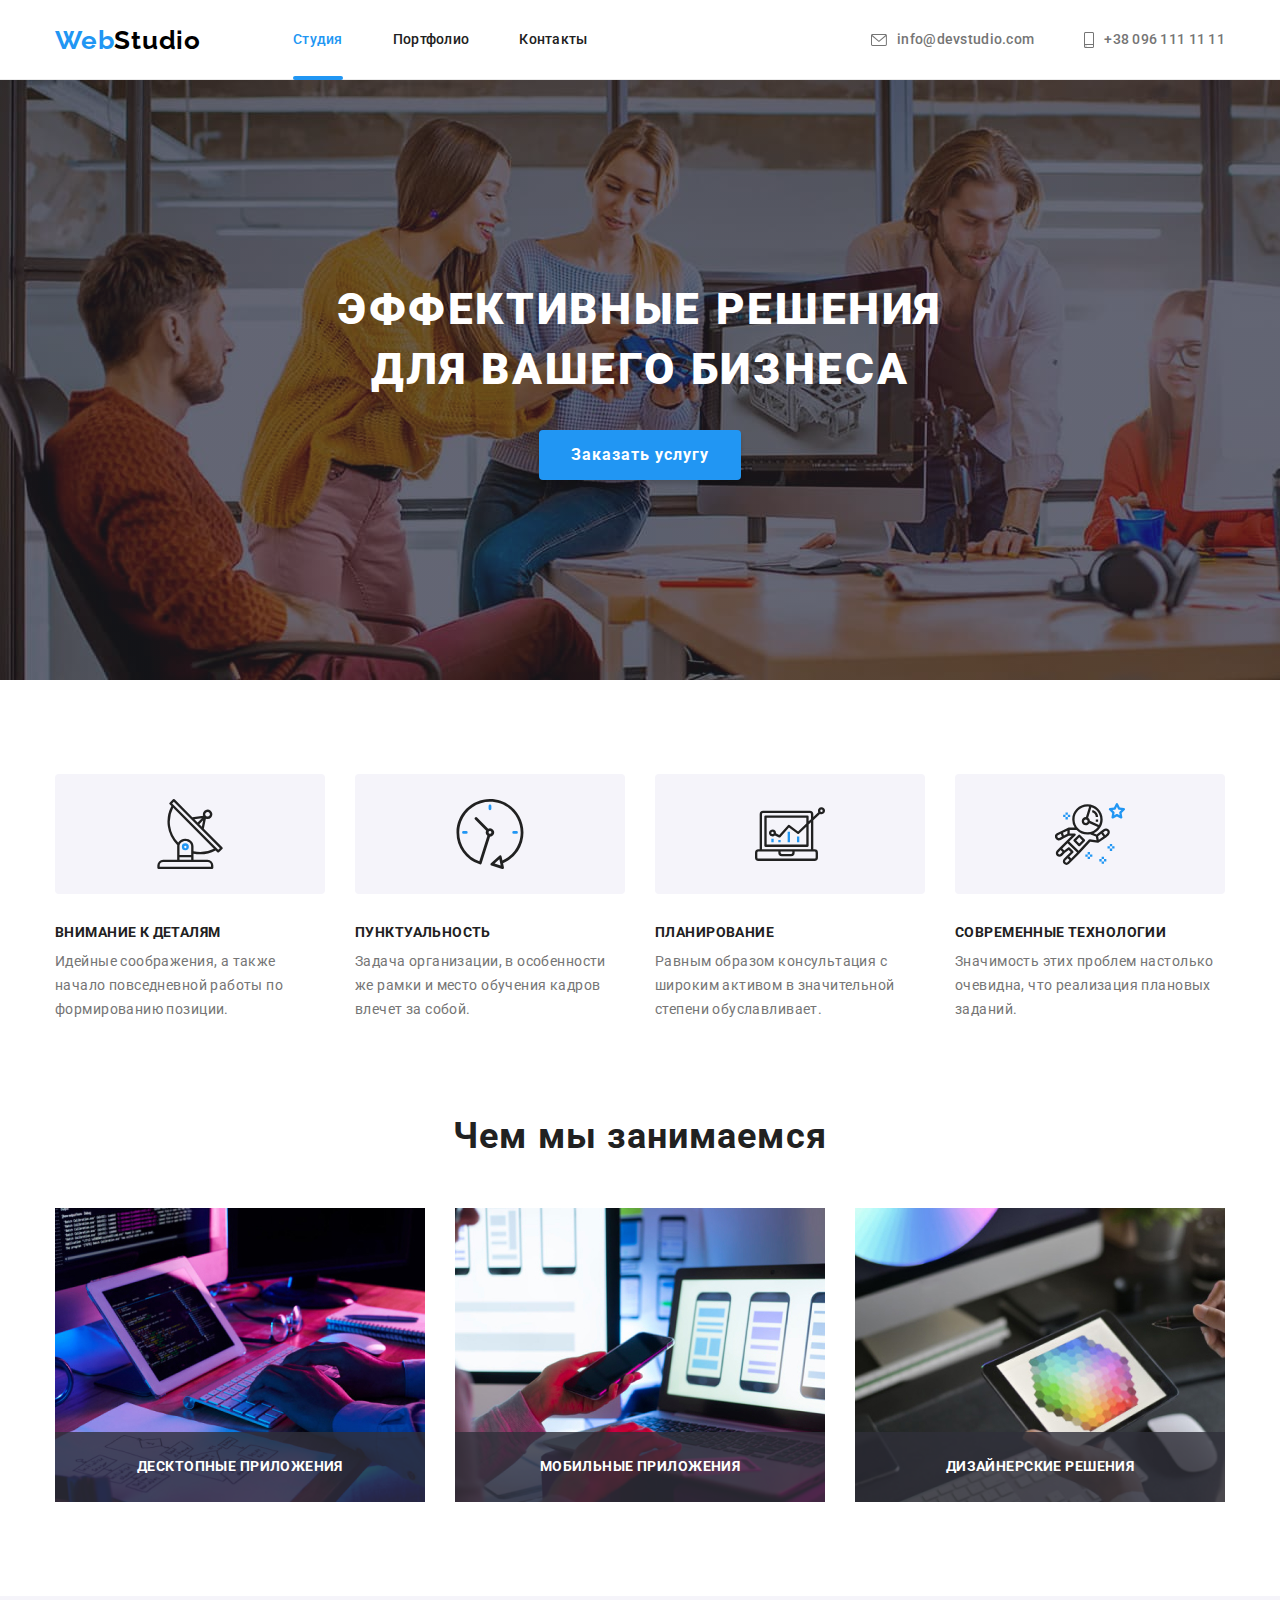
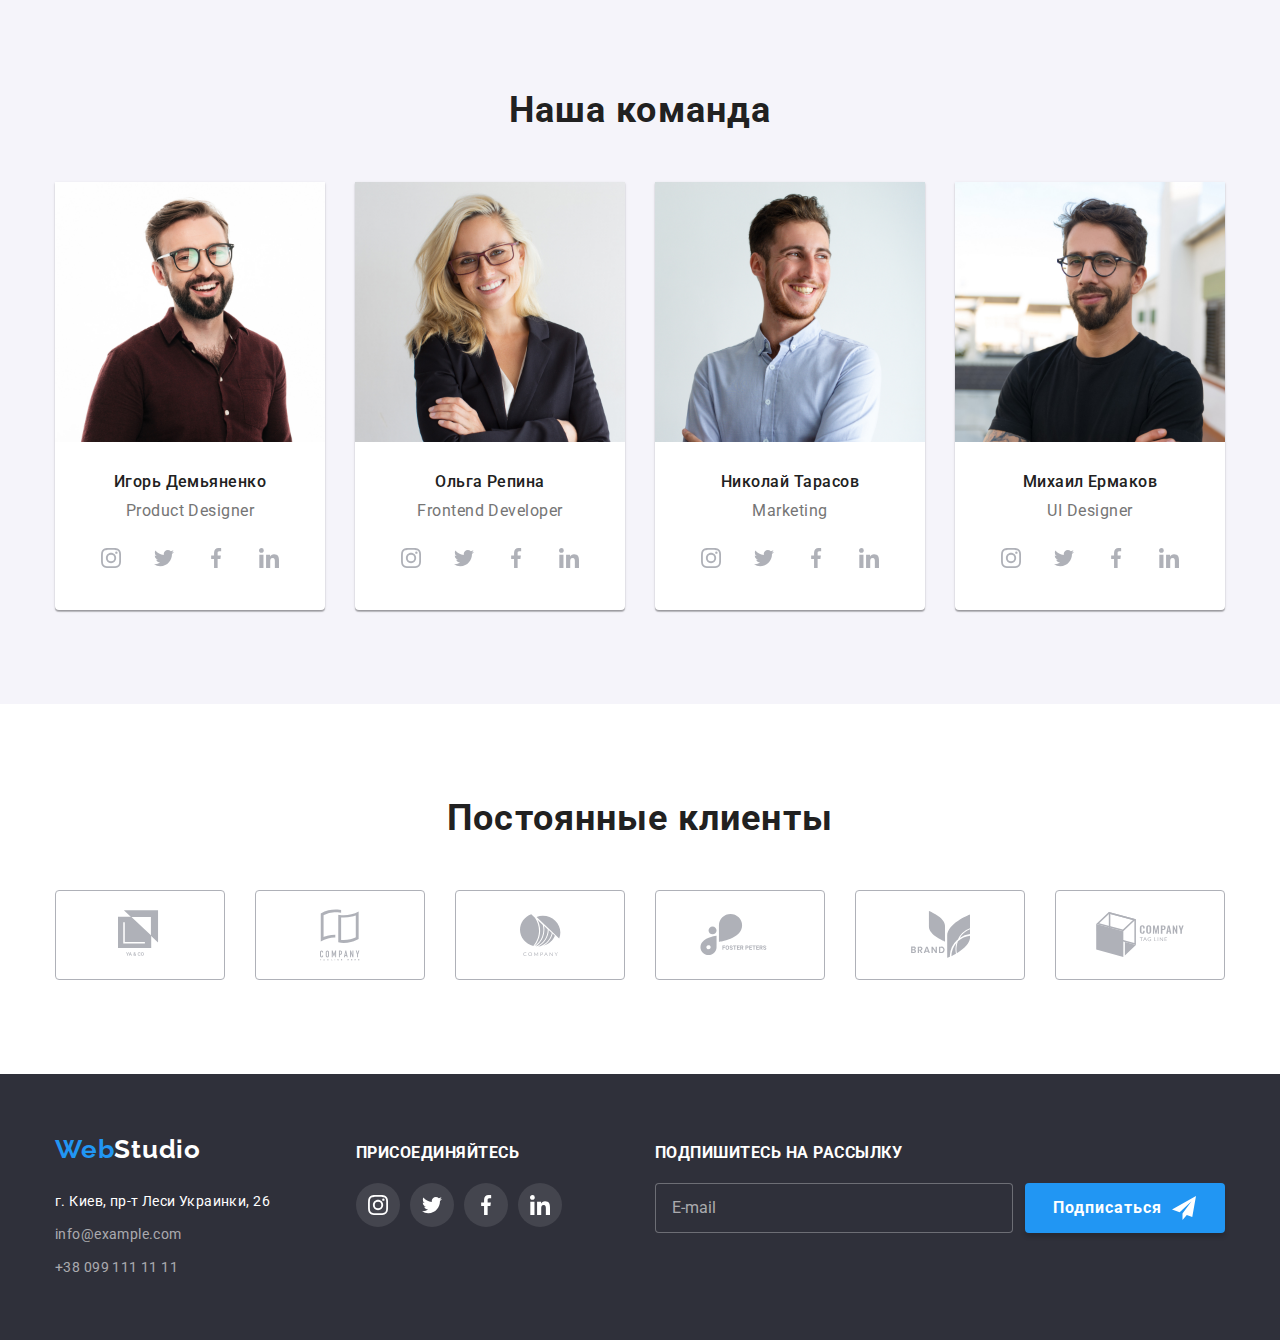
<file: index.html>
<!DOCTYPE html>
<html lang="ru">
  <head>
    <meta charset="UTF-8" />
    <meta name="viewport" content="width=device-width, initial-scale=1.0" />
    <title>WebStudio</title>
    <link rel="preconnect" href="https://fonts.gstatic.com" />
    <link
      href="https://fonts.googleapis.com/css2?family=Raleway:wght@700&family=Roboto:wght@400;500;700;900&display=swap"
      rel="stylesheet"
    />
    <link
      rel="stylesheet"
      href="https://cdnjs.cloudflare.com/ajax/libs/modern-normalize/1.0.0/modern-normalize.css"
    />
    <link rel="stylesheet" href="./css/main.min.css" />
  </head>
  <body>
    <header class="header">
      <div class="container">
        <nav class="navigation">
          <a class="logo link" href="#"
            ><span class="logo__web">Web</span>Studio</a
          >
          <ul class="navigation__list list">
            <li class="navigation__list-item">
              <a
                class="navigation__link navigation__link--active link"
                href="./index.html"
                >Студия</a
              >
            </li>
            <li class="navigation__list-item">
              <a class="navigation__link link" href="./portfolio.html"
                >Портфолио</a
              >
            </li>
            <li class="navigation__list-item">
              <a class="navigation__link link" href="#">Контакты</a>
            </li>
          </ul>
        </nav>

        <address class="contact">
          <ul class="contact__list list">
            <li class="contact__list-item">
              <a class="contact__link link" href="mailto:info@devstudio.com"
                ><svg class="contact__icon" width="16" height="12">
                  <use href="icons/symbol-defs2.svg#envelope"></use>
                </svg>
                info@devstudio.com</a
              >
            </li>
            <li class="contact__list-item">
              <a class="contact__link link" href="tel:+380961111111"
                ><svg class="contact__icon" width="10" height="16">
                  <use href="icons/symbol-defs2.svg#smartphone"></use>
                </svg>
                +38 096 111 11 11</a
              >
            </li>
          </ul>
        </address>
      </div>
    </header>

    <main>
      <!-- Герой -->
      <section class="hero">
        <div class="container">
          <h1 class="hero__title">
            Эффективные решения<br />
            для вашего бизнеса
          </h1>
          <button type="button" class="btn hero__btn" data-modal-open>
            Заказать услугу
          </button>
        </div>
      </section>

      <!-- Особенности -->
      <section class="features section">
        <div class="container">
          <h2 class="features__title visually-hidden">Особенности</h2>
          <ul class="features__list list">
            <li class="features__list-item">
              <div class="features__icon-wrapper">
                <svg class="features__icon" width="70" height="70">
                  <use href="icons/symbol-defs2.svg#icon-antenna-1"></use>
                </svg>
              </div>
              <h3 class="features__item-title">Внимание к деталям</h3>
              <p class="features__item-subtitle">
                Идейные соображения, а также начало повседневной работы по
                формированию позиции.
              </p>
            </li>
            <li class="features__list-item">
              <div class="features__icon-wrapper">
                <svg class="features__icon" width="70" height="70">
                  <use href="icons/symbol-defs2.svg#icon-clock-1"></use>
                </svg>
              </div>
              <h3 class="features__item-title">Пунктуальность</h3>
              <p class="features__item-subtitle">
                Задача организации, в особенности же рамки и место обучения
                кадров влечет за собой.
              </p>
            </li>
            <li class="features__list-item">
              <div class="features__icon-wrapper">
                <svg class="features__icon" width="70" height="70">
                  <use href="icons/symbol-defs2.svg#icon-diagram-1"></use>
                </svg>
              </div>
              <h3 class="features__item-title">Планирование</h3>
              <p class="features__item-subtitle">
                Равным образом консультация с широким активом в значительной
                степени обуславливает.
              </p>
            </li>
            <li class="features__list-item">
              <div class="features__icon-wrapper">
                <svg class="features__icon" width="70" height="70">
                  <use href="icons/symbol-defs2.svg#icon-astronaut-1"></use>
                </svg>
              </div>
              <h3 class="features__item-title">Современные технологии</h3>
              <p class="features__item-subtitle">
                Значимость этих проблем настолько очевидна, что реализация
                плановых заданий.
              </p>
            </li>
          </ul>
        </div>
      </section>

      <!-- Чем мы занимаемся -->
      <section class="services section">
        <div class="container">
          <h2 class="services__title">Чем мы занимаемся</h2>
          <ul class="services__list list">
            <li class="services__list-item">
              <div class="services__img-container">
                <img
                  class="services-list-img"
                  src="images/img1.jpg"
                  alt="Человек работает за компьютером"
                  width="370"
                  height="294"
                />
                <p class="services__overlay">Десктопные приложения</p>
              </div>
            </li>
            <li class="services__list-item">
              <div class="services__img-container">
                <img
                  class="services-list-img"
                  src="images/img2.jpg"
                  alt="Человек подключает смартфон к компьютеру"
                  width="370"
                  height="294"
                />
                <p class="services__overlay">Мобильные приложения</p>
              </div>
            </li>
            <li class="services__list-item">
              <div class="services__img-container">
                <img
                  class="services-list-img"
                  src="images/img3.jpg"
                  alt="Человек работает на планшете"
                  width="370"
                  height="294"
                />
                <p class="services__overlay">Дизайнерские решения</p>
              </div>
            </li>
          </ul>
        </div>
      </section>

      <!-- Наша команда  -->
      <section class="team section">
        <div class="container">
          <h2 class="team__title">Наша команда</h2>
          <ul class="team__list list">
            <li class="team__list-item">
              <img
                class="team-list-img"
                src="images/teammate-photo1.jpg"
                alt="сотрудник компании Игорь Демьяненко"
                width="270"
                height="260"
              />
              <div class="team__text-wrapper">
                <h3 class="team__item-title">Игорь Демьяненко</h3>
                <p class="team__item-subtitle" lang="en">Product Designer</p>
                <ul class="social list">
                  <li class="social__item">
                    <a class="social__link" href="">
                      <svg class="social__icon" width="20" height="20">
                        <use href="icons/symbol-defs2.svg#instagram"></use>
                      </svg>
                    </a>
                  </li>
                  <li class="social__item">
                    <a class="social__link" href="">
                      <svg class="social__icon" width="20" height="20">
                        <use href="icons/symbol-defs2.svg#twitter"></use>
                      </svg>
                    </a>
                  </li>
                  <li class="social__item">
                    <a class="social__link" href="">
                      <svg class="social__icon" width="20" height="20">
                        <use href="icons/symbol-defs2.svg#facebook"></use>
                      </svg>
                    </a>
                  </li>
                  <li class="social__item">
                    <a class="social__link" href="">
                      <svg class="social__icon" width="20" height="20">
                        <use href="icons/symbol-defs2.svg#linkedin"></use>
                      </svg>
                    </a>
                  </li>
                </ul>
              </div>
            </li>
            <li class="team__list-item">
              <img
                class="team-list-img"
                src="images/teammate-photo2.jpg"
                alt="сотрудник компании Ольга Репина"
                width="270"
                height="260"
              />
              <div class="team__text-wrapper">
                <h3 class="team__item-title">Ольга Репина</h3>
                <p class="team__item-subtitle" lang="en">Frontend Developer</p>
                <ul class="social list">
                  <li class="social__item">
                    <a class="social__link" href="">
                      <svg class="social__icon" width="20" height="20">
                        <use href="icons/symbol-defs2.svg#instagram"></use>
                      </svg>
                    </a>
                  </li>
                  <li class="social__item">
                    <a class="social__link" href="">
                      <svg class="social__icon" width="20" height="20">
                        <use href="icons/symbol-defs2.svg#twitter"></use>
                      </svg>
                    </a>
                  </li>
                  <li class="social__item">
                    <a class="social__link" href="">
                      <svg class="social__icon" width="20" height="20">
                        <use href="icons/symbol-defs2.svg#facebook"></use>
                      </svg>
                    </a>
                  </li>
                  <li class="social__item">
                    <a class="social__link" href="">
                      <svg class="social__icon" width="20" height="20">
                        <use href="icons/symbol-defs2.svg#linkedin"></use>
                      </svg>
                    </a>
                  </li>
                </ul>
              </div>
            </li>
            <li class="team__list-item">
              <img
                class="team-list-img"
                src="images/teammate-photo3.jpg"
                alt="сотрудник компании Николай Тарасов"
                width="270"
                height="260"
              />
              <div class="team__text-wrapper">
                <h3 class="team__item-title">Николай Тарасов</h3>
                <p class="team__item-subtitle" lang="en">Marketing</p>
                <ul class="social list">
                  <li class="social__item">
                    <a class="social__link" href="">
                      <svg class="social__icon" width="20" height="20">
                        <use href="icons/symbol-defs2.svg#instagram"></use>
                      </svg>
                    </a>
                  </li>
                  <li class="social__item">
                    <a class="social__link" href="">
                      <svg class="social__icon" width="20" height="20">
                        <use href="icons/symbol-defs2.svg#twitter"></use>
                      </svg>
                    </a>
                  </li>
                  <li class="social__item">
                    <a class="social__link" href="">
                      <svg class="social__icon" width="20" height="20">
                        <use href="icons/symbol-defs2.svg#facebook"></use>
                      </svg>
                    </a>
                  </li>
                  <li class="social__item">
                    <a class="social__link" href="">
                      <svg class="social__icon" width="20" height="20">
                        <use href="icons/symbol-defs2.svg#linkedin"></use>
                      </svg>
                    </a>
                  </li>
                </ul>
              </div>
            </li>
            <li class="team__list-item">
              <img
                class="team-list-img"
                src="images/teammate-photo4.jpg"
                alt="сотрудник компании Михаил Ермаков"
                width="270"
                height="260"
              />
              <div class="team__text-wrapper">
                <h3 class="team__item-title">Михаил Ермаков</h3>
                <p class="team__item-subtitle" lang="en">UI Designer</p>
                <ul class="social list">
                  <li class="social__item">
                    <a class="social__link" href="">
                      <svg class="social__icon" width="20" height="20">
                        <use href="icons/symbol-defs2.svg#instagram"></use>
                      </svg>
                    </a>
                  </li>
                  <li class="social__item">
                    <a class="social__link" href="">
                      <svg class="social__icon" width="20" height="20">
                        <use href="icons/symbol-defs2.svg#twitter"></use>
                      </svg>
                    </a>
                  </li>
                  <li class="social__item">
                    <a class="social__link" href="">
                      <svg class="social__icon" width="20" height="20">
                        <use href="icons/symbol-defs2.svg#facebook"></use>
                      </svg>
                    </a>
                  </li>
                  <li class="social__item">
                    <a class="social__link" href="">
                      <svg class="social__icon" width="20" height="20">
                        <use href="icons/symbol-defs2.svg#linkedin"></use>
                      </svg>
                    </a>
                  </li>
                </ul>
              </div>
            </li>
          </ul>
        </div>
      </section>

      <!-- Постоянные клиенты -->
      <section class="clients section">
        <div class="container">
          <h2 class="clients__title">Постоянные клиенты</h2>
          <ul class="clients__list list">
            <li class="clients__list-item">
              <a class="clients__list-link" href="">
                <svg class="clients__list-icon" width="44.27" height="49.23">
                  <use href="icons/symbol-defs2.svg#first-logo"></use>
                </svg>
              </a>
            </li>
            <li class="clients__list-item">
              <a class="clients__list-link" href="">
                <svg class="clients__list-icon" width="40" height="52">
                  <use href="icons/symbol-defs2.svg#second-logo"></use>
                </svg>
              </a>
            </li>
            <li class="clients__list-item">
              <a class="clients__list-link" href="">
                <svg class="clients__list-icon" width="41" height="42.6">
                  <use href="icons/symbol-defs2.svg#third-logo"></use>
                </svg>
              </a>
            </li>
            <li class="clients__list-item">
              <a class="clients__list-link" href="">
                <svg class="clients__list-icon" width="79.66" height="42.02">
                  <use href="icons/symbol-defs2.svg#fourth-logo"></use>
                </svg>
              </a>
            </li>
            <li class="clients__list-item">
              <a class="clients__list-link" href="">
                <svg class="clients__list-icon" width="59" height="47">
                  <use href="icons/symbol-defs2.svg#fifth-logo"></use>
                </svg>
              </a>
            </li>
            <li class="clients__list-item">
              <a class="clients__list-link" href="">
                <svg class="clients__list-icon" width="88.48" height="45.44">
                  <use href="icons/symbol-defs2.svg#sixth-logo"></use>
                </svg>
              </a>
            </li>
          </ul>
        </div>
      </section>
    </main>

    <footer class="footer">
      <div class="container footer__flex">
        <div class="footer__address">
          <a class="logo link" href="#"
            ><span class="logo__web">Web</span>Studio</a
          >
          <address class="address">
            <ul class="address__list list">
              <li class="address__list-item">
                <a
                  class="address__list-link address__list-link--white-text link"
                  href="https://goo.gl/maps/yGmStnG4nEmFFWMY6"
                  >г. Киев, пр-т Леси Украинки, 26</a
                >
              </li>
              <li class="address__list-item">
                <a
                  class="address__list-link link"
                  href="mailto:info@example.com"
                  >info@example.com</a
                >
              </li>
              <li class="address__list-item">
                <a class="address__list-link link" href="tel:+380991111111"
                  >+38 099 111 11 11</a
                >
              </li>
            </ul>
          </address>
        </div>
        <div class="footer__social">
          <b class="social__heading">Присоединяйтесь</b>
          <ul class="social list">
            <li class="social__item">
              <a class="social__link social__link--bg-grey" href="">
                <svg class="social__icon" width="20" height="20">
                  <use href="icons/symbol-defs2.svg#instagram"></use>
                </svg>
              </a>
            </li>
            <li class="social__item">
              <a class="social__link social__link--bg-grey" href="">
                <svg class="social__icon" width="20" height="20">
                  <use href="icons/symbol-defs2.svg#twitter"></use>
                </svg>
              </a>
            </li>
            <li class="social__item">
              <a class="social__link social__link--bg-grey" href="">
                <svg class="social__icon" width="20" height="20">
                  <use href="icons/symbol-defs2.svg#facebook"></use>
                </svg>
              </a>
            </li>
            <li class="social__item">
              <a class="social__link social__link--bg-grey" href="">
                <svg class="social__icon" width="20" height="20">
                  <use href="icons/symbol-defs2.svg#linkedin"></use>
                </svg>
              </a>
            </li>
          </ul>
        </div>
        <div class="footer__subscribe">
          <b class="footer__subscribe-text">Подпишитесь на рассылку</b>
          <form class="footer__subscribe-form">
            <input
              type="email"
              name="mail"
              placeholder="E-mail"
              class="footer__subscribe-input"
            />
            <button type="submit" class="btn footer__subscribe-btn">
              Подписаться<svg
                class="footer__subscribe-icon"
                width="24"
                height="24"
              >
                <use href="icons/symbol-defs2.svg#send"></use>
              </svg>
            </button>
          </form>
        </div>
      </div>
    </footer>
    <div class="backdrop is-hidden" data-modal>
      <div class="modal">
        <button type="button" class="close-btn" data-modal-close>
          <svg class="close-btn__icon" width="11" height="11">
            <use href="./icons/symbol-defs2.svg#close"></use>
          </svg>
        </button>
        <b class="modal__title">Оставьте свои данные, мы вам перезвоним</b>
        <form action="#" class="modal__form">
          <label class="modal__form-field"
            >Имя
            <span class="modal__form-input-wrapper">
              <input type="text" class="modal__form-input" name="user-name" />
              <svg class="modal__form-icon" width="18" height="18">
                <use href="./icons/symbol-defs2.svg#person-black"></use>
              </svg>
            </span>
          </label>
          <label class="modal__form-field"
            >Телефон
            <span class="modal__form-input-wrapper">
              <input type="tel" class="modal__form-input" name="user-tel" />
              <svg class="modal__form-icon" width="18" height="18">
                <use href="./icons/symbol-defs2.svg#phone-black"></use>
              </svg>
            </span>
          </label>
          <label class="modal__form-field"
            >Почта
            <span class="modal__form-input-wrapper">
              <input type="email" class="modal__form-input" name="user-mail" />
              <svg class="modal__form-icon" width="18" height="18">
                <use href="./icons/symbol-defs2.svg#email-black"></use>
              </svg>
            </span>
          </label>
          <label for="textarea" class="modal__form-textarea">Комментарий</label>
          <textarea
            class="modal__form-message"
            name="user-message"
            placeholder="Введите текст"
            id="textarea"
          ></textarea>
          <input
            type="checkbox"
            class="modal__form-policy visually-hidden"
            name="user-policy"
            value="accept-policy"
            id="user-policy"
          />
          <label for="user-policy" class="modal__form-policy-text"
            >Соглашаюсь с рассылкой и принимаю<a
              href="#"
              class="modal__form-policy-link"
              >Условия договора</a
            ></label
          >
          <button type="submit" class="btn modal__form-btn">Отправить</button>
        </form>
      </div>
    </div>
    <script src="./js/modal.js"></script>
  </body>
</html>
</file>
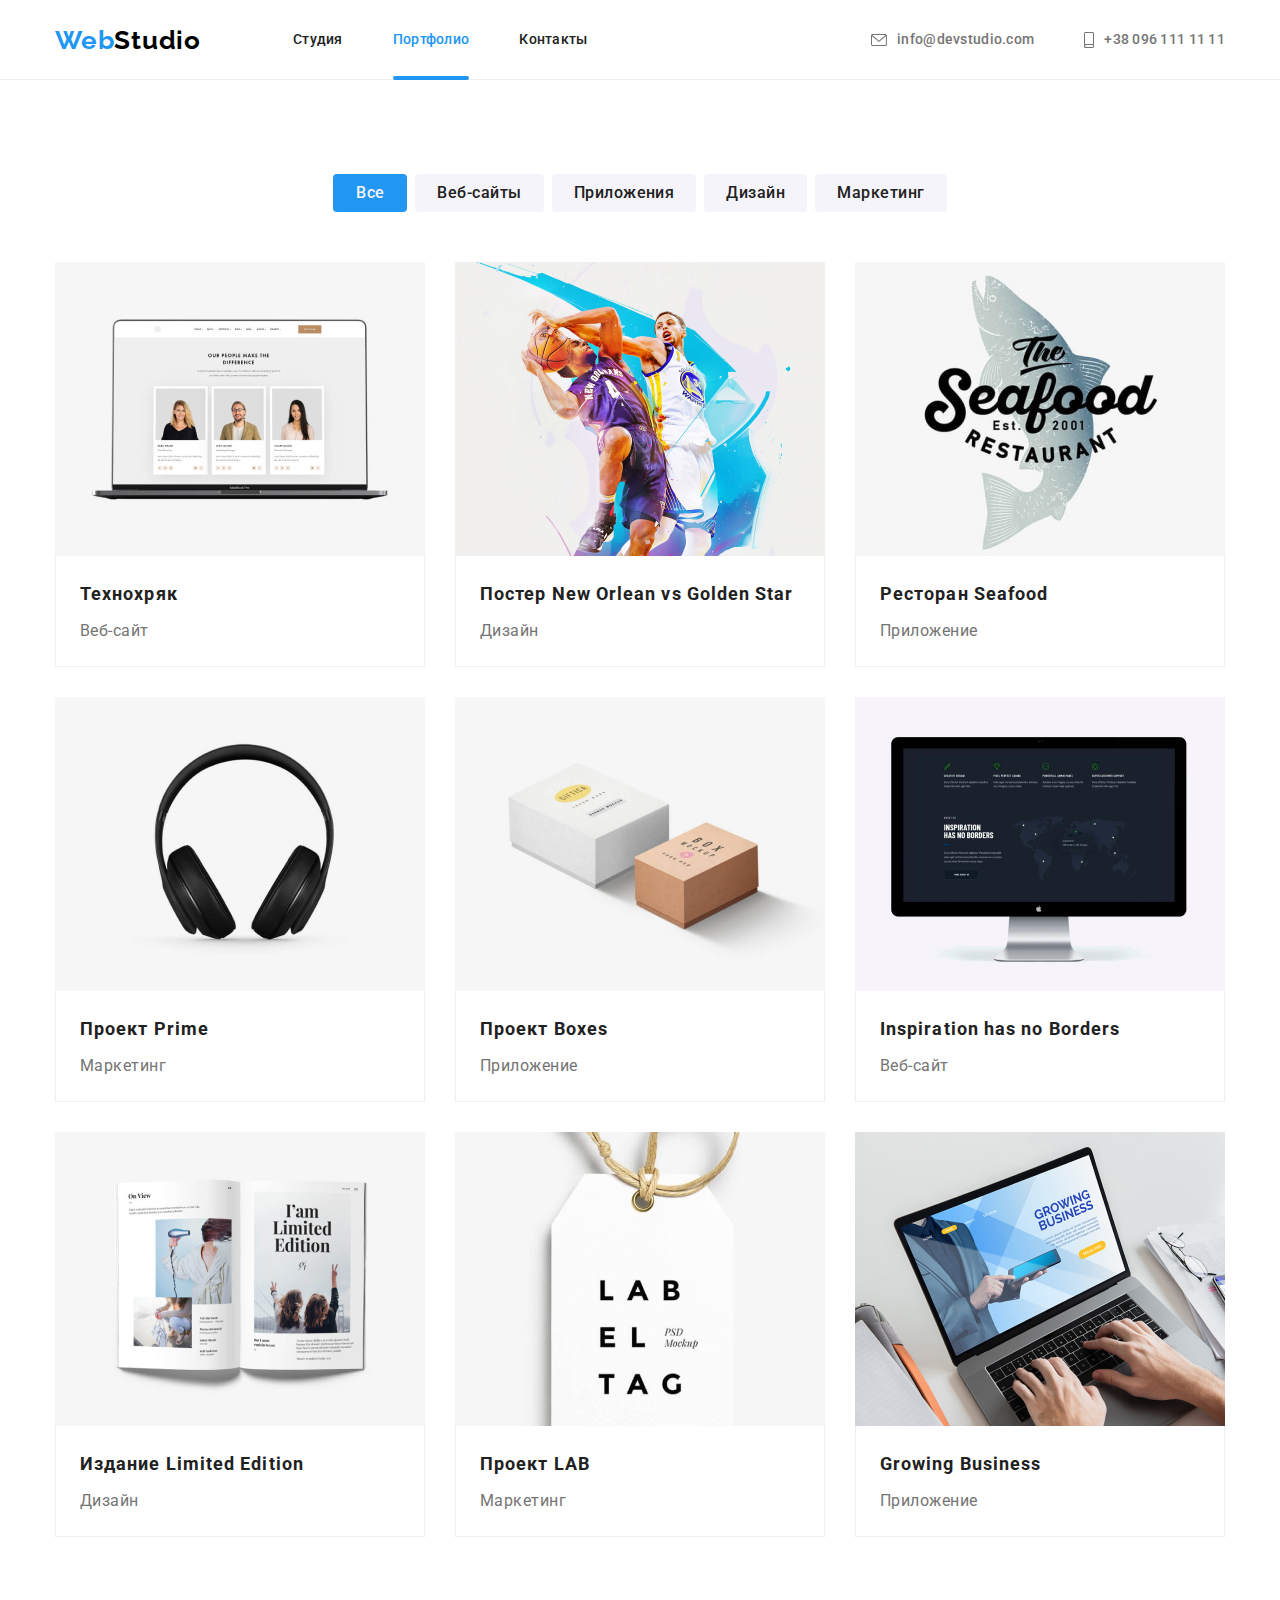
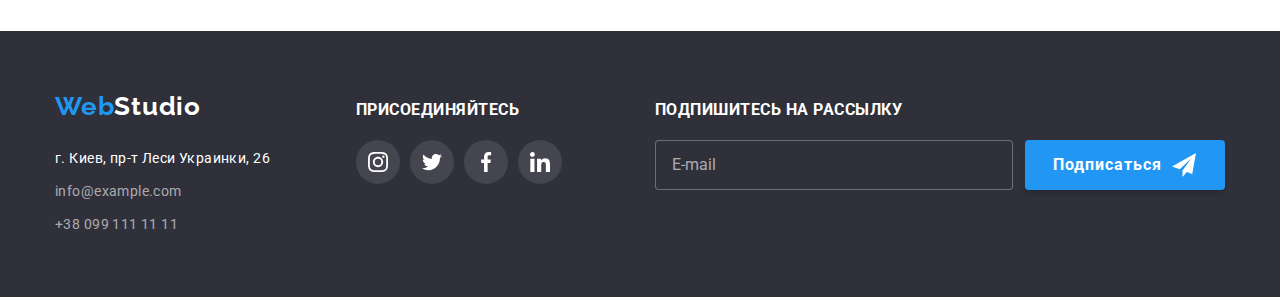
<file: portfolio.html>
<!DOCTYPE html>
<html lang="ru">
  <head>
    <meta charset="UTF-8" />
    <meta name="viewport" content="width=device-width, initial-scale=1.0" />
    <title>Portfolio</title>
    <link rel="preconnect" href="https://fonts.gstatic.com" />
    <link
      href="https://fonts.googleapis.com/css2?family=Raleway:wght@700&family=Roboto:wght@400;500;700;900&display=swap"
      rel="stylesheet"
    />
    <link
      rel="stylesheet"
      href="https://cdnjs.cloudflare.com/ajax/libs/modern-normalize/1.0.0/modern-normalize.css"
    />
    <link rel="stylesheet" href="./css/portfolio.min.css" />
  </head>
  <body>
    <header class="header">
      <div class="container">
        <nav class="navigation">
          <a class="logo link" href="#"
            ><span class="logo__web">Web</span>Studio</a
          >
          <ul class="navigation__list list">
            <li class="navigation__list-item">
              <a class="navigation__link link" href="./index.html">Студия</a>
            </li>
            <li class="navigation__list-item">
              <a
                class="navigation__link navigation__link--active link"
                href="./portfolio.html"
                >Портфолио</a
              >
            </li>
            <li class="navigation__list-item">
              <a class="navigation__link link" href="#">Контакты</a>
            </li>
          </ul>
        </nav>

        <address class="contact">
          <ul class="contact__list list">
            <li class="contact__list-item">
              <a class="contact__link link" href="mailto:info@devstudio.com"
                ><svg class="contact__icon" width="16" height="12">
                  <use href="icons/symbol-defs2.svg#envelope"></use>
                </svg>
                info@devstudio.com</a
              >
            </li>
            <li class="contact__list-item">
              <a class="contact__link link" href="tel:+380961111111"
                ><svg class="contact__icon" width="10" height="16">
                  <use href="icons/symbol-defs2.svg#smartphone"></use>
                </svg>
                +38 096 111 11 11</a
              >
            </li>
          </ul>
        </address>
      </div>
    </header>

    <main>
      <!-- Портфолио -->
      <section class="portfolio section">
        <div class="container">
          <h1 class="portfolio__title visually-hidden">Портфолио</h1>
          <ul class="filter list">
            <li class="filter__item">
              <button class="filter__btn filter__btn--active" type="button">
                Все
              </button>
            </li>
            <li class="filter__item">
              <button class="filter__btn" type="button">Веб-сайты</button>
            </li>
            <li class="filter__item">
              <button class="filter__btn" type="button">Приложения</button>
            </li>
            <li class="filter__item">
              <button class="filter__btn" type="button">Дизайн</button>
            </li>
            <li class="filter__item">
              <button class="filter__btn" type="button">Маркетинг</button>
            </li>
          </ul>

          <ul class="portfolio__card-list list">
            <li class="portfolio__card-item">
              <a class="portfolio__card-link link" href="">
                <div class="portfolio__img-container">
                  <img
                    class="portfolio__card-img"
                    width="370"
                    height="294"
                    src="./images/portfolio-card-1.jpg"
                    alt="Ноутбук"
                  />
                  <p class="portfolio__card-overlay">
                    Технокряк это современная площадка распространения
                    коронавируса. Компании используют эту платформу для
                    цифрового шпионажа и атак на защищённые сервера конкурентов.
                  </p>
                </div>
                <div class="portfolio__text-wrapper">
                  <h2 class="portfolio__card-title">Технохряк</h2>
                  <p class="portfolio__card-subtitle">Веб-сайт</p>
                </div>
              </a>
            </li>
            <li class="portfolio__card-item">
              <a class="portfolio__card-link link" href="">
                <div class="portfolio__img-container">
                  <img
                    class="portfolio__card-img"
                    width="370"
                    height="294"
                    src="./images/portfolio-card-2.jpg"
                    alt="Постер с бакетбольными игроками"
                  />
                  <p class="portfolio__card-overlay">
                    Технокряк это современная площадка распространения
                    коронавируса. Компании используют эту платформу для
                    цифрового шпионажа и атак на защищённые сервера конкурентов.
                  </p>
                </div>
                <div class="portfolio__text-wrapper">
                  <h2 class="portfolio__card-title">
                    Постер New Orlean vs Golden Star
                  </h2>
                  <p class="portfolio__card-subtitle">Дизайн</p>
                </div>
              </a>
            </li>
            <li class="portfolio__card-item">
              <a class="portfolio__card-link link" href="">
                <div class="portfolio__img-container">
                  <img
                    class="portfolio__card-img"
                    width="370"
                    height="294"
                    src="./images/portfolio-card-3.jpg"
                    alt="Логотип ресторана"
                  />
                  <p class="portfolio__card-overlay">
                    Технокряк это современная площадка распространения
                    коронавируса. Компании используют эту платформу для
                    цифрового шпионажа и атак на защищённые сервера конкурентов.
                  </p>
                </div>
                <div class="portfolio__text-wrapper">
                  <h2 class="portfolio__card-title">Ресторан Seafood</h2>
                  <p class="portfolio__card-subtitle">Приложение</p>
                </div>
              </a>
            </li>
            <li class="portfolio__card-item">
              <a class="portfolio__card-link link" href=""
                ><div class="portfolio__img-container">
                  <img
                    class="portfolio__card-img"
                    width="370"
                    height="294"
                    src="./images/portfolio-card-4.jpg"
                    alt="Наушники"
                  />
                  <p class="portfolio__card-overlay">
                    Технокряк это современная площадка распространения
                    коронавируса. Компании используют эту платформу для
                    цифрового шпионажа и атак на защищённые сервера конкурентов.
                  </p>
                </div>
                <div class="portfolio__text-wrapper">
                  <h2 class="portfolio__card-title">Проект Prime</h2>
                  <p class="portfolio__card-subtitle">Маркетинг</p>
                </div>
              </a>
            </li>
            <li class="portfolio__card-item">
              <a class="portfolio__card-link link" href="">
                <div class="portfolio__img-container">
                  <img
                    class="portfolio__card-img"
                    width="370"
                    height="294"
                    src="./images/portfolio-card-5.jpg"
                    alt="Коробки"
                  />
                  <p class="portfolio__card-overlay">
                    Технокряк это современная площадка распространения
                    коронавируса. Компании используют эту платформу для
                    цифрового шпионажа и атак на защищённые сервера конкурентов.
                  </p>
                </div>
                <div class="portfolio__text-wrapper">
                  <h2 class="portfolio__card-title">Проект Boxes</h2>
                  <p class="portfolio__card-subtitle">Приложение</p>
                </div>
              </a>
            </li>
            <li class="portfolio__card-item">
              <a class="portfolio__card-link link" href="">
                <div class="portfolio__img-container">
                  <img
                    class="portfolio__card-img"
                    width="370"
                    height="294"
                    src="./images/portfolio-card-6.jpg"
                    alt="Монитор"
                  />
                  <p class="portfolio__card-overlay">
                    Технокряк это современная площадка распространения
                    коронавируса. Компании используют эту платформу для
                    цифрового шпионажа и атак на защищённые сервера конкурентов.
                  </p>
                </div>
                <div class="portfolio__text-wrapper">
                  <h2 class="portfolio__card-title">
                    Inspiration has no Borders
                  </h2>
                  <p class="portfolio__card-subtitle">Веб-сайт</p>
                </div>
              </a>
            </li>
            <li class="portfolio__card-item">
              <a class="portfolio__card-link link" href="">
                <div class="portfolio__img-container">
                  <img
                    class="portfolio__card-img"
                    width="370"
                    height="294"
                    src="./images/portfolio-card-7.jpg"
                    alt="Раскрытая книга"
                  />
                  <p class="portfolio__card-overlay">
                    Технокряк это современная площадка распространения
                    коронавируса. Компании используют эту платформу для
                    цифрового шпионажа и атак на защищённые сервера конкурентов.
                  </p>
                </div>
                <div class="portfolio__text-wrapper">
                  <h2 class="portfolio__card-title">Издание Limited Edition</h2>
                  <p class="portfolio__card-subtitle">Дизайн</p>
                </div>
              </a>
            </li>
            <li class="portfolio__card-item">
              <a class="portfolio__card-link link" href="">
                <div class="portfolio__img-container">
                  <img
                    class="portfolio__card-img"
                    width="370"
                    height="294"
                    src="./images/portfolio-card-8.jpg"
                    alt="Бирка"
                  />
                  <p class="portfolio__card-overlay">
                    Технокряк это современная площадка распространения
                    коронавируса. Компании используют эту платформу для
                    цифрового шпионажа и атак на защищённые сервера конкурентов.
                  </p>
                </div>
                <div class="portfolio__text-wrapper">
                  <h2 class="portfolio__card-title">Проект LAB</h2>
                  <p class="portfolio__card-subtitle">Маркетинг</p>
                </div>
              </a>
            </li>
            <li class="portfolio__card-item">
              <a class="portfolio__card-link link" href="">
                <div class="portfolio__img-container">
                  <img
                    class="portfolio__card-img"
                    width="370"
                    height="294"
                    src="./images/portfolio-card-9.jpg"
                    alt="Человек печатает на ноутбуке"
                  />
                  <p class="portfolio__card-overlay">
                    Технокряк это современная площадка распространения
                    коронавируса. Компании используют эту платформу для
                    цифрового шпионажа и атак на защищённые сервера конкурентов.
                  </p>
                </div>
                <div class="portfolio__text-wrapper">
                  <h2 class="portfolio__card-title">Growing Business</h2>
                  <p class="portfolio__card-subtitle">Приложение</p>
                </div>
              </a>
            </li>
          </ul>
        </div>
      </section>
    </main>

    <footer class="footer">
      <div class="container footer__flex">
        <div class="footer__address">
          <a class="logo link" href="#"
            ><span class="logo__web">Web</span>Studio</a
          >
          <address class="address">
            <ul class="address__list list">
              <li class="address__list-item">
                <a
                  class="address__list-link address__list-link--white-text link"
                  href="https://goo.gl/maps/yGmStnG4nEmFFWMY6"
                  >г. Киев, пр-т Леси Украинки, 26</a
                >
              </li>
              <li class="address__list-item">
                <a
                  class="address__list-link link"
                  href="mailto:info@example.com"
                  >info@example.com</a
                >
              </li>
              <li class="address__list-item">
                <a class="address__list-link link" href="tel:+380991111111"
                  >+38 099 111 11 11</a
                >
              </li>
            </ul>
          </address>
        </div>
        <div class="footer__social">
          <b class="social__heading">Присоединяйтесь</b>
          <ul class="social list">
            <li class="social__item">
              <a class="social__link social__link--bg-grey" href="">
                <svg class="social__icon" width="20" height="20">
                  <use href="icons/symbol-defs2.svg#instagram"></use>
                </svg>
              </a>
            </li>
            <li class="social__item">
              <a class="social__link social__link--bg-grey" href="">
                <svg class="social__icon" width="20" height="20">
                  <use href="icons/symbol-defs2.svg#twitter"></use>
                </svg>
              </a>
            </li>
            <li class="social__item">
              <a class="social__link social__link--bg-grey" href="">
                <svg class="social__icon" width="20" height="20">
                  <use href="icons/symbol-defs2.svg#facebook"></use>
                </svg>
              </a>
            </li>
            <li class="social__item">
              <a class="social__link social__link--bg-grey" href="">
                <svg class="social__icon" width="20" height="20">
                  <use href="icons/symbol-defs2.svg#linkedin"></use>
                </svg>
              </a>
            </li>
          </ul>
        </div>
        <div class="footer__subscribe">
          <b class="footer__subscribe-text">Подпишитесь на рассылку</b>
          <form class="footer__subscribe-form">
            <input
              type="email"
              name="mail"
              placeholder="E-mail"
              class="footer__subscribe-input"
            />
            <button type="submit" class="btn footer__subscribe-btn">
              Подписаться<svg
                class="footer__subscribe-icon"
                width="24"
                height="24"
              >
                <use href="icons/symbol-defs2.svg#send"></use>
              </svg>
            </button>
          </form>
        </div>
      </div>
    </footer>
  </body>
</html>
</file>
<file: css/main.min.css>
.visually-hidden{position:absolute !important;clip:rect(1px 1px 1px 1px);clip:rect(1px, 1px, 1px, 1px);padding:0 !important;border:0 !important;height:1px !important;width:1px !important;overflow:hidden}:root{--primary-text-color: rgba(33, 33, 33, 1);--secondary-text-color: rgba(117, 117, 117, 1);--tertiary-text-color: rgba(255, 255, 255, 1);--accent-color: rgba(33, 150, 243, 1);--secondary-accent-color: rgba(33, 150, 243, 0.9);--primary-bg-color: rgba(47, 48, 58, 1);--secondary-bg-color: rgba(255, 255, 255, 1);--tertiary-bg-color: rgba(245, 244, 250, 1);--hero-bg-color: rgba(47, 48, 58, 0.4);--modal-bg-color: rgba(0, 0, 0, 0.2);--primary-border-color: rgba(33, 33, 33, 0.2);--secondary-border-color: rgba(255, 255, 255, 0.3);--tertiary-border-color: rgba(236, 236, 236, 1);--porfolio-border-color: rgba(238, 238, 238, 1);--primary-placeholder-color: rgba(255, 255, 255, 0.6);--primary-link-color: rgb(175, 177, 184, 1);--secondary-link-color: rgba(255, 255, 255, 0.6);--bg-link-color: rgba(255, 255, 255, 0.1);--card-set-gap: 30px;--card-shadow: 0px 1px 1px rgba(0, 0, 0, 0.12),
    0px 4px 4px rgba(0, 0, 0, 0.06), 1px 4px 6px rgba(0, 0, 0, 0.16);--time-function: cubic-bezier(0.4, 0, 0.2, 1);--fltr-btn-shadow: 0px 3px 1px rgba(0, 0, 0, 0.1),
    0px 1px 2px rgba(0, 0, 0, 0.08), 0px 2px 2px rgba(0, 0, 0, 0.12);--primary-font: 'Roboto', sans-serif;--secondary-font: 'Raleway', sans-serif}*,*::before,*::after{-webkit-box-sizing:border-box;box-sizing:border-box}body{padding-top:80px;font-family:var(--primary-font)}.link{text-decoration:none}.list{list-style:none}h1,h2,h3,h4,h5,h6,p{margin:0}ul,ol,a,img,button,input{margin:0;padding:0}img{display:block}address{font-style:normal}.container{width:1200px;margin:0 auto;padding-left:15px;padding-right:15px}.header .container{display:-webkit-box;display:-ms-flexbox;display:flex;-webkit-box-align:center;-ms-flex-align:center;align-items:center}.section{padding-top:94px;padding-bottom:94px}.btn{min-width:200px;padding-top:10px;padding-bottom:10px;border:none;border-radius:4px;cursor:pointer;color:var(--tertiary-text-color);background-color:var(--accent-color);-webkit-box-shadow:0px 4px 4px rgba(0,0,0,0.15);box-shadow:0px 4px 4px rgba(0,0,0,0.15);font-size:16px;font-weight:700;line-height:1.875;letter-spacing:0.06em}.social{display:-webkit-box;display:-ms-flexbox;display:flex;-ms-flex-pack:distribute;justify-content:space-around}.footer .social{display:-webkit-box;display:-ms-flexbox;display:flex;-webkit-box-pack:justify;-ms-flex-pack:justify;justify-content:space-between}.social__heading{display:inline-block;margin-bottom:20px;color:var(--tertiary-text-color);font-size:16px;font-weight:700;line-height:1.172;letter-spacing:0.03em;text-transform:uppercase}.social__link{display:-webkit-box;display:-ms-flexbox;display:flex;-webkit-box-pack:center;-ms-flex-pack:center;justify-content:center;-webkit-box-align:center;-ms-flex-align:center;align-items:center;width:44px;height:44px;border-radius:50%;color:var(--primary-link-color);-webkit-transition-property:background-color, color;transition-property:background-color, color;-webkit-transition-duration:250ms;transition-duration:250ms;-webkit-transition-timing-function:var(--time-function);transition-timing-function:var(--time-function)}.social__link--bg-grey{background-color:var(--bg-link-color)}.social__link:hover,.social__link:focus{background-color:var(--accent-color);color:var(--tertiary-text-color)}.social__icon{fill:currentColor}.footer .social__icon{fill:var(--tertiary-text-color)}.logo{color:#000;font-family:var(--secondary-font);font-size:26px;font-weight:700;line-height:1.19;letter-spacing:0.03em}.header .logo{margin-right:92px}.footer .logo{display:block;margin-bottom:25px;color:var(--tertiary-text-color)}.logo__web{color:var(--accent-color)}.backdrop{position:fixed;top:0;left:0;z-index:2;width:100%;height:100%;background-color:var(--modal-bg-color);-webkit-transition-property:all;transition-property:all;-webkit-transition-duration:500ms;transition-duration:500ms;-webkit-transition-timing-function:var(--time-function);transition-timing-function:var(--time-function)}.backdrop.is-hidden{-webkit-transition-property:all;transition-property:all;-webkit-transition-duration:500ms;transition-duration:500ms;-webkit-transition-timing-function:var(--time-function);transition-timing-function:var(--time-function);-webkit-transition-delay:250ms;transition-delay:250ms}.modal{position:absolute;top:50%;left:50%;z-index:2;-webkit-transform:translate(-50%, -50%) scale(1);transform:translate(-50%, -50%) scale(1);min-height:581px;width:528px;padding:40px;-webkit-box-shadow:0px 1px 3px rgba(0,0,0,0.12),0px 1px 1px rgba(0,0,0,0.14),0px 2px 1px rgba(0,0,0,0.2);box-shadow:0px 1px 3px rgba(0,0,0,0.12),0px 1px 1px rgba(0,0,0,0.14),0px 2px 1px rgba(0,0,0,0.2);border-radius:4px;background-color:var(--secondary-bg-color);-webkit-transition-property:-webkit-transform;transition-property:-webkit-transform;transition-property:transform;transition-property:transform, -webkit-transform;-webkit-transition-duration:500ms;transition-duration:500ms;-webkit-transition-timing-function:var(--time-function);transition-timing-function:var(--time-function);-webkit-transition-delay:250ms;transition-delay:250ms}.backdrop.is-hidden .modal{-webkit-transform:translate(-50%, -50%) scale(0);transform:translate(-50%, -50%) scale(0);-webkit-transition-property:-webkit-transform;transition-property:-webkit-transform;transition-property:transform;transition-property:transform, -webkit-transform;-webkit-transition-duration:500ms;transition-duration:500ms;-webkit-transition-timing-function:var(--time-function);transition-timing-function:var(--time-function);-webkit-transition-delay:0ms;transition-delay:0ms}.modal__title{display:block;margin-bottom:12px;text-align:center;font-size:20px;font-weight:700;line-height:1.172;letter-spacing:0.03em;color:var(--primary-text-color)}.modal__form{display:-webkit-box;display:-ms-flexbox;display:flex;-webkit-box-orient:vertical;-webkit-box-direction:normal;-ms-flex-direction:column;flex-direction:column}.modal__form-field{margin-bottom:10px;font-size:12px;font-weight:400;line-height:1.171;letter-spacing:0.01em;color:var(--secondary-text-color)}.modal__form-textarea{display:inline-block;font-size:12px;font-weight:400;line-height:1.171;letter-spacing:0.01em;color:var(--secondary-text-color)}.modal__form-input-wrapper{position:relative;display:block;margin-top:4px}.modal__form-input{width:100%;height:40px;padding-left:42px;border:1px solid var(--primary-border-color);border-radius:4px;-webkit-transition-property:border-color;transition-property:border-color;-webkit-transition-duration:250ms;transition-duration:250ms;-webkit-transition-timing-function:var(--time-function);transition-timing-function:var(--time-function)}.modal__form-input:focus{outline:none;border-color:var(--accent-color)}.modal__form-message{width:100%;height:120px;padding-left:16px;padding-right:16px;padding-bottom:12px;padding-top:12px;margin-top:4px;margin-bottom:20px;border:1px solid var(--primary-border-color);border-radius:4px;resize:none;-webkit-transition-property:border-color;transition-property:border-color;-webkit-transition-duration:250ms;transition-duration:250ms;-webkit-transition-timing-function:var(--time-function);transition-timing-function:var(--time-function)}.modal__form-message:focus{outline:none;border-color:var(--accent-color)}.modal__form-message::-webkit-input-placeholder{color:rgba(117,117,117,0.5)}.modal__form-message:-ms-input-placeholder{color:rgba(117,117,117,0.5)}.modal__form-message::-ms-input-placeholder{color:rgba(117,117,117,0.5)}.modal__form-message::placeholder{color:rgba(117,117,117,0.5)}.modal__form-icon{position:absolute;top:50%;left:12px;-webkit-transform:translateY(-50%);transform:translateY(-50%);-webkit-transition-property:fill;transition-property:fill;-webkit-transition-duration:250ms;transition-duration:250ms;-webkit-transition-timing-function:var(--time-function);transition-timing-function:var(--time-function)}.modal__form-input:focus+.modal__form-icon{fill:var(--accent-color)}.modal__form-policy-text{display:-webkit-box;display:-ms-flexbox;display:flex;-webkit-box-align:center;-ms-flex-align:center;align-items:center;-webkit-box-pack:center;-ms-flex-pack:center;justify-content:center;margin-bottom:30px;font-size:14px;font-weight:400;line-height:1.714;letter-spacing:0.03em;color:var(--secondary-text-color)}.modal__form-policy-text::before{display:inline-block;content:'';width:16px;height:15px;border:2px solid #000;border-radius:2px;margin-right:8px;-webkit-transition-property:border-color, background-color, background-image;transition-property:border-color, background-color, background-image;-webkit-transition-duration:250ms;transition-duration:250ms;-webkit-transition-timing-function:var(--time-function);transition-timing-function:var(--time-function)}.modal__form-policy:checked+.modal__form-policy-text::before{background-color:var(--accent-color);background-image:url("../icons/check.svg");background-size:contain;background-origin:border-box;border-color:var(--accent-color)}.modal__form-policy:focus+.modal__form-policy-text::before{border-color:var(--accent-color)}.modal__form-policy-link{margin-left:5px;color:var(--accent-color)}.modal__form-btn{padding-left:55px;padding-right:55px;margin:0 auto}.close-btn{position:absolute;top:8px;right:8px;width:30px;height:30px;border-radius:50%;cursor:pointer;background:var(--secondary-bg-color);border:1px solid rgba(0,0,0,0.1);-webkit-transition-property:fill;transition-property:fill;-webkit-transition-duration:250ms;transition-duration:250ms;-webkit-transition-timing-function:var(--time-function);transition-timing-function:var(--time-function)}.close-btn:hover,.close-btn:focus{fill:var(--accent-color)}.is-hidden{opacity:0;visibility:none;pointer-events:none}.header{position:fixed;width:100%;top:0;left:0;z-index:1;font-size:14px;font-weight:500;line-height:1.14;letter-spacing:0.02em;background-color:var(--secondary-bg-color)}.header::before{position:absolute;content:'';bottom:0;left:0;width:100%;border-bottom:1px solid var(--tertiary-border-color)}.navigation{display:-webkit-box;display:-ms-flexbox;display:flex;-webkit-box-align:center;-ms-flex-align:center;align-items:center}.navigation__list{display:-webkit-box;display:-ms-flexbox;display:flex}.navigation__list-item{position:relative}.navigation__list-item:not(:last-child){margin-right:50px}.navigation__link{display:block;padding-top:32px;padding-bottom:32px;color:var(--primary-text-color);-webkit-transition-property:color;transition-property:color;-webkit-transition-duration:250ms;transition-duration:250ms;-webkit-transition-timing-function:var(--time-function);transition-timing-function:var(--time-function)}.navigation__link:hover,.navigation__link:focus{color:var(--accent-color)}.navigation__link--active{color:var(--accent-color)}.navigation__link--active::after{content:'';position:absolute;bottom:0;left:0;width:100%;height:4px;background-color:var(--accent-color);border-radius:2px}.contact{margin-left:auto}.contact__list{display:-webkit-box;display:-ms-flexbox;display:flex}.contact__list-item:not(:last-child){margin-right:50px}.contact__link{padding-top:32px;padding-bottom:32px;display:-webkit-box;display:-ms-flexbox;display:flex;-webkit-box-align:center;-ms-flex-align:center;align-items:center;color:var(--secondary-text-color);-webkit-transition-property:color;transition-property:color;-webkit-transition-duration:250ms;transition-duration:250ms;-webkit-transition-timing-function:var(--time-function);transition-timing-function:var(--time-function)}.contact__link:hover,.contact__link:focus{color:var(--accent-color)}.contact__icon{margin-right:10px;fill:currentColor}.hero{padding-top:200px;padding-bottom:200px;max-width:1600px;margin:0 auto;height:600px;background-color:var(--primary-bg-color);background-image:-webkit-gradient(linear, left top, right top, from(var(--hero-bg-color)), to(var(--hero-bg-color))),url(../images/hero-bg-image.jpg);background-image:linear-gradient(to right, var(--hero-bg-color), var(--hero-bg-color)),url(../images/hero-bg-image.jpg);text-align:center}.hero__title{margin-bottom:30px;color:var(--tertiary-text-color);font-size:44px;font-weight:900;line-height:1.363;letter-spacing:0.06em;text-transform:uppercase}.hero__btn{padding-left:32px;padding-right:32px}.features{background-color:var(--secondary-bg-color)}.features__list{display:-webkit-box;display:-ms-flexbox;display:flex}.features__list-item{min-width:270px}.features__list-item:not(:last-child){margin-right:30px}.features__icon-wrapper{display:-webkit-box;display:-ms-flexbox;display:flex;-webkit-box-pack:center;-ms-flex-pack:center;justify-content:center;-webkit-box-align:center;-ms-flex-align:center;align-items:center;width:270px;height:120px;margin-bottom:30px;background-color:var(--tertiary-bg-color);border-radius:4px}.features__item-title{margin-bottom:10px;color:var(--primary-text-color);font-size:14px;font-weight:700;line-height:1.142;text-align:left;text-transform:uppercase;letter-spacing:0.03em}.features__item-subtitle{color:var(--secondary-text-color);font-size:14px;font-weight:400;line-height:1.714;text-align:left;letter-spacing:0.03em}.services{background-color:var(--secondary-bg-color)}.services__title{margin-bottom:50px;color:var(--primary-text-color);font-size:36px;font-weight:700;line-height:1.166;text-align:center;letter-spacing:0.03em}.services__list{display:-webkit-box;display:-ms-flexbox;display:flex;-webkit-box-pack:justify;-ms-flex-pack:justify;justify-content:space-between}.services__img-container{position:relative}.services__overlay{position:absolute;bottom:0;width:100%;min-height:70px;padding-left:82px;padding-right:82px;padding-top:27px;padding-bottom:27px;text-align:center;color:var(--tertiary-text-color);background:rgba(47,48,58,0.8);font-size:14px;font-weight:700;line-height:1.141;letter-spacing:0.03em;text-transform:uppercase}.services.section{padding-top:0}.team{background-color:var(--tertiary-bg-color)}.team__title{margin-bottom:50px;color:var(--primary-text-color);font-size:36px;font-weight:700;line-height:1.166;text-align:center;letter-spacing:0.03em}.team__list{display:-webkit-box;display:-ms-flexbox;display:flex}.team__list-item{background:#ffffff;-webkit-box-shadow:0px 1px 3px rgba(0,0,0,0.12),0px 1px 1px rgba(0,0,0,0.14),0px 2px 1px rgba(0,0,0,0.2);box-shadow:0px 1px 3px rgba(0,0,0,0.12),0px 1px 1px rgba(0,0,0,0.14),0px 2px 1px rgba(0,0,0,0.2);border-radius:0px 0px 4px 4px}.team__list-item:not(:last-child){margin-right:30px}.team__text-wrapper{padding-top:30px;padding-bottom:30px;padding-left:30px;padding-right:30px}.team__item-title{margin-bottom:10px;color:var(--primary-text-color);font-size:16px;font-weight:500;line-height:1.187;letter-spacing:0.03em;text-align:center}.team__item-subtitle{margin-bottom:16px;color:var(--secondary-text-color);font-size:16px;font-weight:400;line-height:1.187;letter-spacing:0.03em;text-align:center}.clients{background-color:var(--secondary-bg-color);text-align:center}.clients__title{margin-bottom:50px;color:var(--primary-text-color);font-size:36px;font-weight:700;line-height:1.166;text-align:center;letter-spacing:0.03em}.clients__list{display:-webkit-box;display:-ms-flexbox;display:flex;-webkit-box-pack:justify;-ms-flex-pack:justify;justify-content:space-between}.clients__list-link{display:-webkit-box;display:-ms-flexbox;display:flex;-webkit-box-pack:center;-ms-flex-pack:center;justify-content:center;-webkit-box-align:center;-ms-flex-align:center;align-items:center;width:170px;height:90px;border:1px solid var(--primary-link-color);border-radius:4px;color:var(--primary-link-color);-webkit-transition-property:border-color, color;transition-property:border-color, color;-webkit-transition-duration:250ms;transition-duration:250ms;-webkit-transition-timing-function:var(--time-function);transition-timing-function:var(--time-function)}.clients__list-link:hover,.clients__list-link:focus{border-color:var(--accent-color);color:var(--accent-color)}.clients__list-icon{fill:currentColor}.footer{background-color:var(--primary-bg-color);padding-top:60px;padding-bottom:60px}.footer__flex{display:-webkit-box;display:-ms-flexbox;display:flex;-webkit-box-align:baseline;-ms-flex-align:baseline;align-items:baseline}.footer__address{width:231px;margin-right:70px}.footer__social{width:206px;margin-right:93px}.footer__subscribe{width:570px}.footer__subscribe-text{display:inline-block;margin-bottom:20px;color:var(--tertiary-text-color);font-size:16px;font-weight:700;line-height:1.172;letter-spacing:0.03em;text-transform:uppercase}.footer__subscribe-form{display:-webkit-box;display:-ms-flexbox;display:flex;-webkit-box-pack:justify;-ms-flex-pack:justify;justify-content:space-between}.footer__subscribe-input{width:358px;height:50px;padding-left:16px;padding-top:15px;padding-bottom:15px;border:1px solid var(--secondary-border-color);border-radius:4px;background-color:var(--primary-bg-color)}.footer__subscribe-input::-webkit-input-placeholder{color:var(--primary-placeholder-color)}.footer__subscribe-input:-ms-input-placeholder{color:var(--primary-placeholder-color)}.footer__subscribe-input::-ms-input-placeholder{color:var(--primary-placeholder-color)}.footer__subscribe-input::placeholder{color:var(--primary-placeholder-color)}.footer__subscribe-btn{display:-webkit-box;display:-ms-flexbox;display:flex;-webkit-box-align:center;-ms-flex-align:center;align-items:center;padding-left:28px;padding-right:28px}.footer__subscribe-icon{margin-left:10px;fill:currentColor}.address__list-item:not(:last-child){margin-bottom:9px}.address__list-link{color:var(--secondary-link-color);font-size:14px;font-weight:400;line-height:1.71;letter-spacing:0.03em;-webkit-transition-property:color;transition-property:color;-webkit-transition-duration:250ms;transition-duration:250ms;-webkit-transition-timing-function:var(--time-function);transition-timing-function:var(--time-function)}.address__list-link--white-text{color:var(--tertiary-text-color)}.address__list-link:hover,.address__list-link:focus{color:var(--accent-color)}
/*# sourceMappingURL=main.min.css.map */
</file>
<file: css/portfolio.min.css>
.visually-hidden{position:absolute !important;clip:rect(1px 1px 1px 1px);clip:rect(1px, 1px, 1px, 1px);padding:0 !important;border:0 !important;height:1px !important;width:1px !important;overflow:hidden}:root{--primary-text-color: rgba(33, 33, 33, 1);--secondary-text-color: rgba(117, 117, 117, 1);--tertiary-text-color: rgba(255, 255, 255, 1);--accent-color: rgba(33, 150, 243, 1);--secondary-accent-color: rgba(33, 150, 243, 0.9);--primary-bg-color: rgba(47, 48, 58, 1);--secondary-bg-color: rgba(255, 255, 255, 1);--tertiary-bg-color: rgba(245, 244, 250, 1);--hero-bg-color: rgba(47, 48, 58, 0.4);--modal-bg-color: rgba(0, 0, 0, 0.2);--primary-border-color: rgba(33, 33, 33, 0.2);--secondary-border-color: rgba(255, 255, 255, 0.3);--tertiary-border-color: rgba(236, 236, 236, 1);--porfolio-border-color: rgba(238, 238, 238, 1);--primary-placeholder-color: rgba(255, 255, 255, 0.6);--primary-link-color: rgb(175, 177, 184, 1);--secondary-link-color: rgba(255, 255, 255, 0.6);--bg-link-color: rgba(255, 255, 255, 0.1);--card-set-gap: 30px;--card-shadow: 0px 1px 1px rgba(0, 0, 0, 0.12),
    0px 4px 4px rgba(0, 0, 0, 0.06), 1px 4px 6px rgba(0, 0, 0, 0.16);--time-function: cubic-bezier(0.4, 0, 0.2, 1);--fltr-btn-shadow: 0px 3px 1px rgba(0, 0, 0, 0.1),
    0px 1px 2px rgba(0, 0, 0, 0.08), 0px 2px 2px rgba(0, 0, 0, 0.12);--primary-font: 'Roboto', sans-serif;--secondary-font: 'Raleway', sans-serif}*,*::before,*::after{-webkit-box-sizing:border-box;box-sizing:border-box}body{padding-top:80px;font-family:var(--primary-font)}.link{text-decoration:none}.list{list-style:none}h1,h2,h3,h4,h5,h6,p{margin:0}ul,ol,a,img,button,input{margin:0;padding:0}img{display:block}address{font-style:normal}.container{width:1200px;margin:0 auto;padding-left:15px;padding-right:15px}.header .container{display:-webkit-box;display:-ms-flexbox;display:flex;-webkit-box-align:center;-ms-flex-align:center;align-items:center}.section{padding-top:94px;padding-bottom:94px}.filter{display:-webkit-box;display:-ms-flexbox;display:flex;-webkit-box-pack:center;-ms-flex-pack:center;justify-content:center;margin-bottom:50px}.filter__item:not(:last-child){margin-right:8px}.filter__btn{min-width:74px;padding-top:6px;padding-bottom:6px;padding-left:22px;padding-right:22px;border:none;border-radius:4px;cursor:pointer;color:var(--primary-text-color);background-color:var(--tertiary-bg-color);font-size:16px;font-weight:500;line-height:1.625;text-align:center;letter-spacing:0.03em;-webkit-transition-property:color, background-color, -webkit-box-shadow;transition-property:color, background-color, -webkit-box-shadow;transition-property:color, background-color, box-shadow;transition-property:color, background-color, box-shadow, -webkit-box-shadow;-webkit-transition-duration:250ms;transition-duration:250ms;-webkit-transition-timing-function:var(--time-function);transition-timing-function:var(--time-function)}.filter__btn:hover,.filter__btn:focus{color:var(--tertiary-bg-color);background-color:var(--accent-color);-webkit-box-shadow:var(--fltr-btn-shadow);box-shadow:var(--fltr-btn-shadow)}.filter__btn--active{color:var(--tertiary-bg-color);background-color:var(--accent-color)}.btn{min-width:200px;padding-top:10px;padding-bottom:10px;border:none;border-radius:4px;cursor:pointer;color:var(--tertiary-text-color);background-color:var(--accent-color);-webkit-box-shadow:0px 4px 4px rgba(0,0,0,0.15);box-shadow:0px 4px 4px rgba(0,0,0,0.15);font-size:16px;font-weight:700;line-height:1.875;letter-spacing:0.06em}.social{display:-webkit-box;display:-ms-flexbox;display:flex;-ms-flex-pack:distribute;justify-content:space-around}.footer .social{display:-webkit-box;display:-ms-flexbox;display:flex;-webkit-box-pack:justify;-ms-flex-pack:justify;justify-content:space-between}.social__heading{display:inline-block;margin-bottom:20px;color:var(--tertiary-text-color);font-size:16px;font-weight:700;line-height:1.172;letter-spacing:0.03em;text-transform:uppercase}.social__link{display:-webkit-box;display:-ms-flexbox;display:flex;-webkit-box-pack:center;-ms-flex-pack:center;justify-content:center;-webkit-box-align:center;-ms-flex-align:center;align-items:center;width:44px;height:44px;border-radius:50%;color:var(--primary-link-color);-webkit-transition-property:background-color, color;transition-property:background-color, color;-webkit-transition-duration:250ms;transition-duration:250ms;-webkit-transition-timing-function:var(--time-function);transition-timing-function:var(--time-function)}.social__link--bg-grey{background-color:var(--bg-link-color)}.social__link:hover,.social__link:focus{background-color:var(--accent-color);color:var(--tertiary-text-color)}.social__icon{fill:currentColor}.footer .social__icon{fill:var(--tertiary-text-color)}.logo{color:#000;font-family:var(--secondary-font);font-size:26px;font-weight:700;line-height:1.19;letter-spacing:0.03em}.header .logo{margin-right:92px}.footer .logo{display:block;margin-bottom:25px;color:var(--tertiary-text-color)}.logo__web{color:var(--accent-color)}.header{position:fixed;width:100%;top:0;left:0;z-index:1;font-size:14px;font-weight:500;line-height:1.14;letter-spacing:0.02em;background-color:var(--secondary-bg-color)}.header::before{position:absolute;content:'';bottom:0;left:0;width:100%;border-bottom:1px solid var(--tertiary-border-color)}.navigation{display:-webkit-box;display:-ms-flexbox;display:flex;-webkit-box-align:center;-ms-flex-align:center;align-items:center}.navigation__list{display:-webkit-box;display:-ms-flexbox;display:flex}.navigation__list-item{position:relative}.navigation__list-item:not(:last-child){margin-right:50px}.navigation__link{display:block;padding-top:32px;padding-bottom:32px;color:var(--primary-text-color);-webkit-transition-property:color;transition-property:color;-webkit-transition-duration:250ms;transition-duration:250ms;-webkit-transition-timing-function:var(--time-function);transition-timing-function:var(--time-function)}.navigation__link:hover,.navigation__link:focus{color:var(--accent-color)}.navigation__link--active{color:var(--accent-color)}.navigation__link--active::after{content:'';position:absolute;bottom:0;left:0;width:100%;height:4px;background-color:var(--accent-color);border-radius:2px}.contact{margin-left:auto}.contact__list{display:-webkit-box;display:-ms-flexbox;display:flex}.contact__list-item:not(:last-child){margin-right:50px}.contact__link{padding-top:32px;padding-bottom:32px;display:-webkit-box;display:-ms-flexbox;display:flex;-webkit-box-align:center;-ms-flex-align:center;align-items:center;color:var(--secondary-text-color);-webkit-transition-property:color;transition-property:color;-webkit-transition-duration:250ms;transition-duration:250ms;-webkit-transition-timing-function:var(--time-function);transition-timing-function:var(--time-function)}.contact__link:hover,.contact__link:focus{color:var(--accent-color)}.contact__icon{margin-right:10px;fill:currentColor}.portfolio{background-color:var(--secondary-bg-color)}.portfolio__card-list{display:-webkit-box;display:-ms-flexbox;display:flex;-ms-flex-wrap:wrap;flex-wrap:wrap;margin-left:calc(-1 * var(--card-set-gap));margin-top:calc(-1 * var(--card-set-gap))}.portfolio__card-item{-ms-flex-preferred-size:calc(100% / 3 - var(--card-set-gap));flex-basis:calc(100% / 3 - var(--card-set-gap));margin-left:var(--card-set-gap);margin-top:var(--card-set-gap);background:var(--secondary-bg-color)}.portfolio__card-item:nth-child(3n){margin-right:0}.portfolio__card-link{display:block;-webkit-transition-property:-webkit-box-shadow;transition-property:-webkit-box-shadow;transition-property:box-shadow;transition-property:box-shadow, -webkit-box-shadow;-webkit-transition-duration:250ms;transition-duration:250ms;-webkit-transition-timing-function:var(--time-function);transition-timing-function:var(--time-function)}.portfolio__card-link:hover,.portfolio__card-link:focus{-webkit-box-shadow:var(--card-shadow);box-shadow:var(--card-shadow)}.portfolio__img-container{position:relative;overflow:hidden}.portfolio__card-overlay{position:absolute;top:0;left:0;width:100%;height:100%;padding-left:24px;padding-top:63px;padding-right:24px;padding-bottom:63px;opacity:0;background-color:var(--secondary-accent-color);font-size:18px;font-weight:400;line-height:1.555;letter-spacing:0.03em;color:var(--tertiary-text-color);-webkit-transform:translateY(100%);transform:translateY(100%);-webkit-transition-property:opacity, -webkit-transform;transition-property:opacity, -webkit-transform;transition-property:transform, opacity;transition-property:transform, opacity, -webkit-transform;-webkit-transition-duration:250ms;transition-duration:250ms;-webkit-transition-timing-function:var(--time-function);transition-timing-function:var(--time-function)}.portfolio__card-link:hover .portfolio__card-overlay,.portfolio__card-link:focus .portfolio__card-overlay{opacity:1;-webkit-transform:translateY(0);transform:translateY(0)}.portfolio__text-wrapper{padding-top:20px;padding-bottom:20px;padding-left:24px;padding-right:24px;border-right:1px solid var(--porfolio-border-color);border-left:1px solid var(--porfolio-border-color);border-bottom:1px solid var(--porfolio-border-color);text-align:left}.portfolio__card-title{margin-bottom:4px;color:var(--primary-text-color);font-size:18px;font-weight:700;line-height:2;letter-spacing:0.06em}.portfolio__card-subtitle{color:var(--secondary-text-color);font-size:16px;font-weight:400;line-height:1.875;letter-spacing:0.03em}.footer{background-color:var(--primary-bg-color);padding-top:60px;padding-bottom:60px}.footer__flex{display:-webkit-box;display:-ms-flexbox;display:flex;-webkit-box-align:baseline;-ms-flex-align:baseline;align-items:baseline}.footer__address{width:231px;margin-right:70px}.footer__social{width:206px;margin-right:93px}.footer__subscribe{width:570px}.footer__subscribe-text{display:inline-block;margin-bottom:20px;color:var(--tertiary-text-color);font-size:16px;font-weight:700;line-height:1.172;letter-spacing:0.03em;text-transform:uppercase}.footer__subscribe-form{display:-webkit-box;display:-ms-flexbox;display:flex;-webkit-box-pack:justify;-ms-flex-pack:justify;justify-content:space-between}.footer__subscribe-input{width:358px;height:50px;padding-left:16px;padding-top:15px;padding-bottom:15px;border:1px solid var(--secondary-border-color);border-radius:4px;background-color:var(--primary-bg-color)}.footer__subscribe-input::-webkit-input-placeholder{color:var(--primary-placeholder-color)}.footer__subscribe-input:-ms-input-placeholder{color:var(--primary-placeholder-color)}.footer__subscribe-input::-ms-input-placeholder{color:var(--primary-placeholder-color)}.footer__subscribe-input::placeholder{color:var(--primary-placeholder-color)}.footer__subscribe-btn{display:-webkit-box;display:-ms-flexbox;display:flex;-webkit-box-align:center;-ms-flex-align:center;align-items:center;padding-left:28px;padding-right:28px}.footer__subscribe-icon{margin-left:10px;fill:currentColor}.address__list-item:not(:last-child){margin-bottom:9px}.address__list-link{color:var(--secondary-link-color);font-size:14px;font-weight:400;line-height:1.71;letter-spacing:0.03em;-webkit-transition-property:color;transition-property:color;-webkit-transition-duration:250ms;transition-duration:250ms;-webkit-transition-timing-function:var(--time-function);transition-timing-function:var(--time-function)}.address__list-link--white-text{color:var(--tertiary-text-color)}.address__list-link:hover,.address__list-link:focus{color:var(--accent-color)}
/*# sourceMappingURL=portfolio.min.css.map */
</file>
